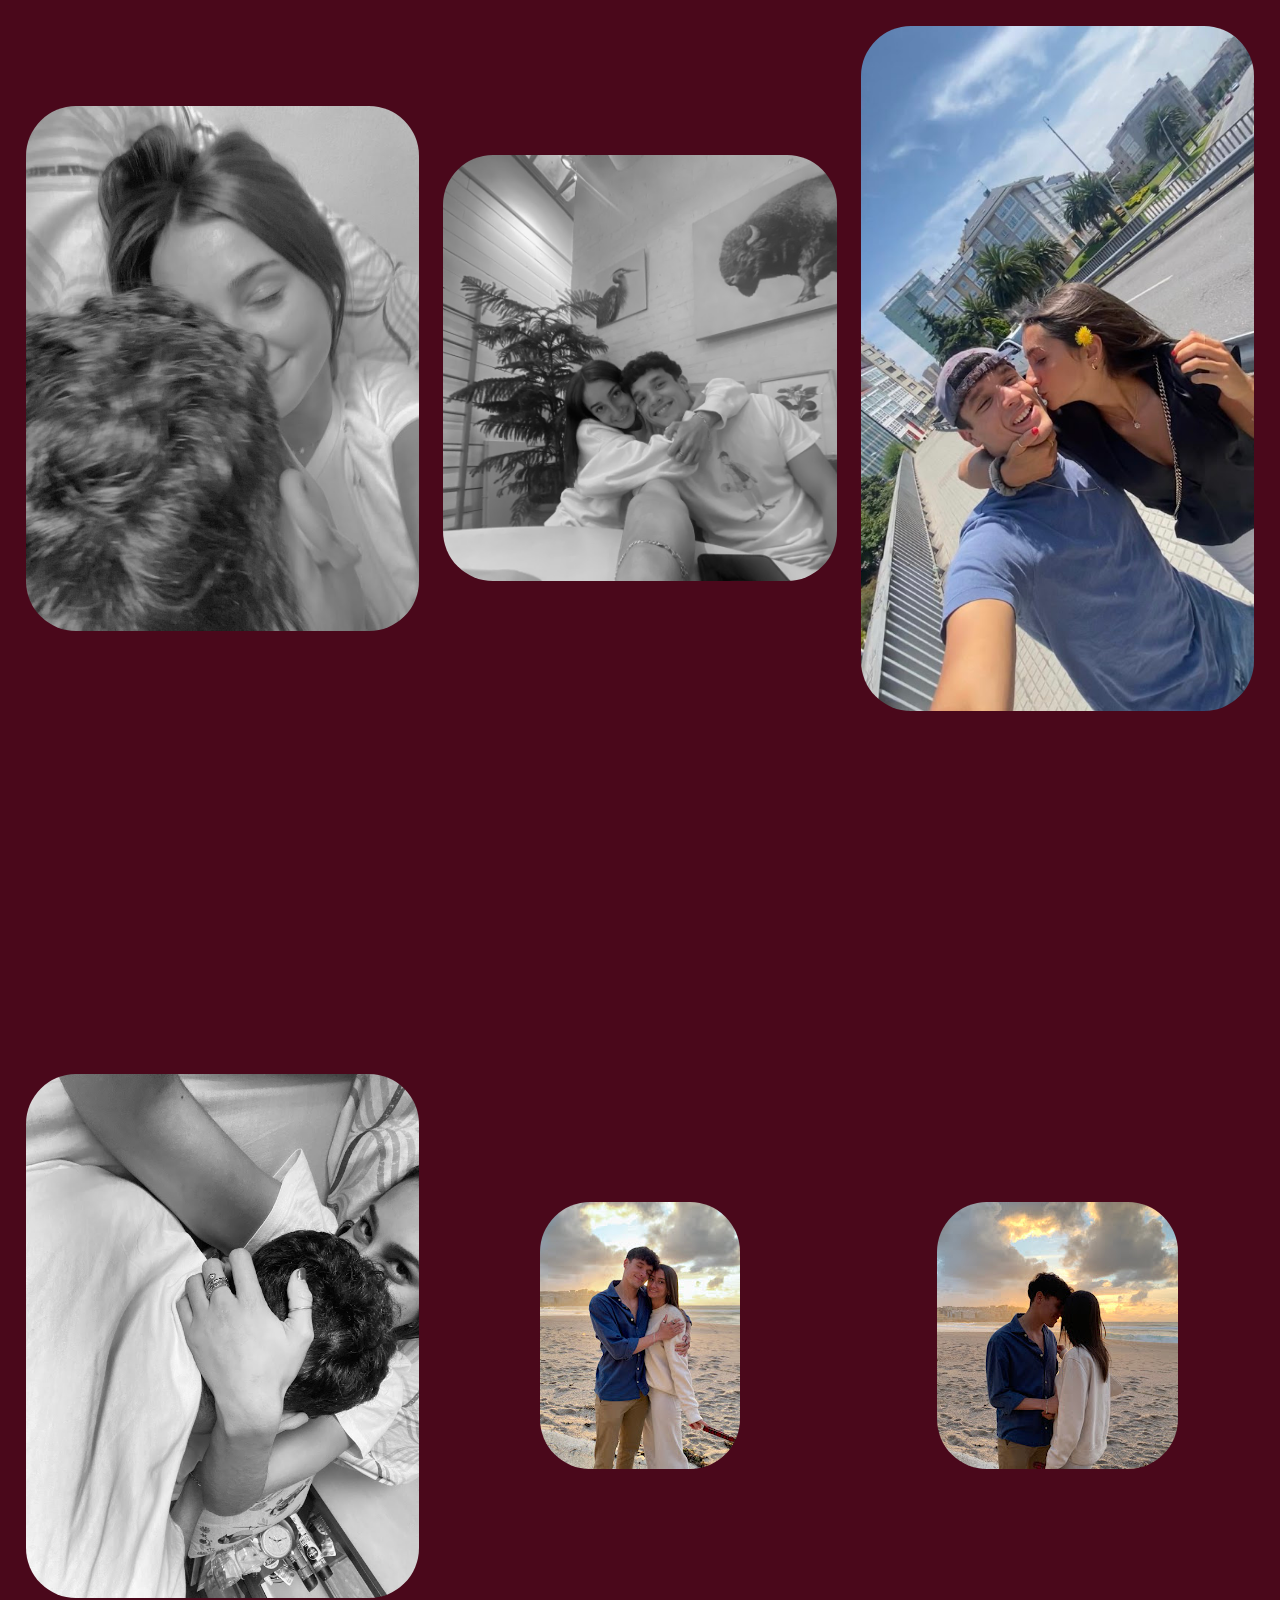
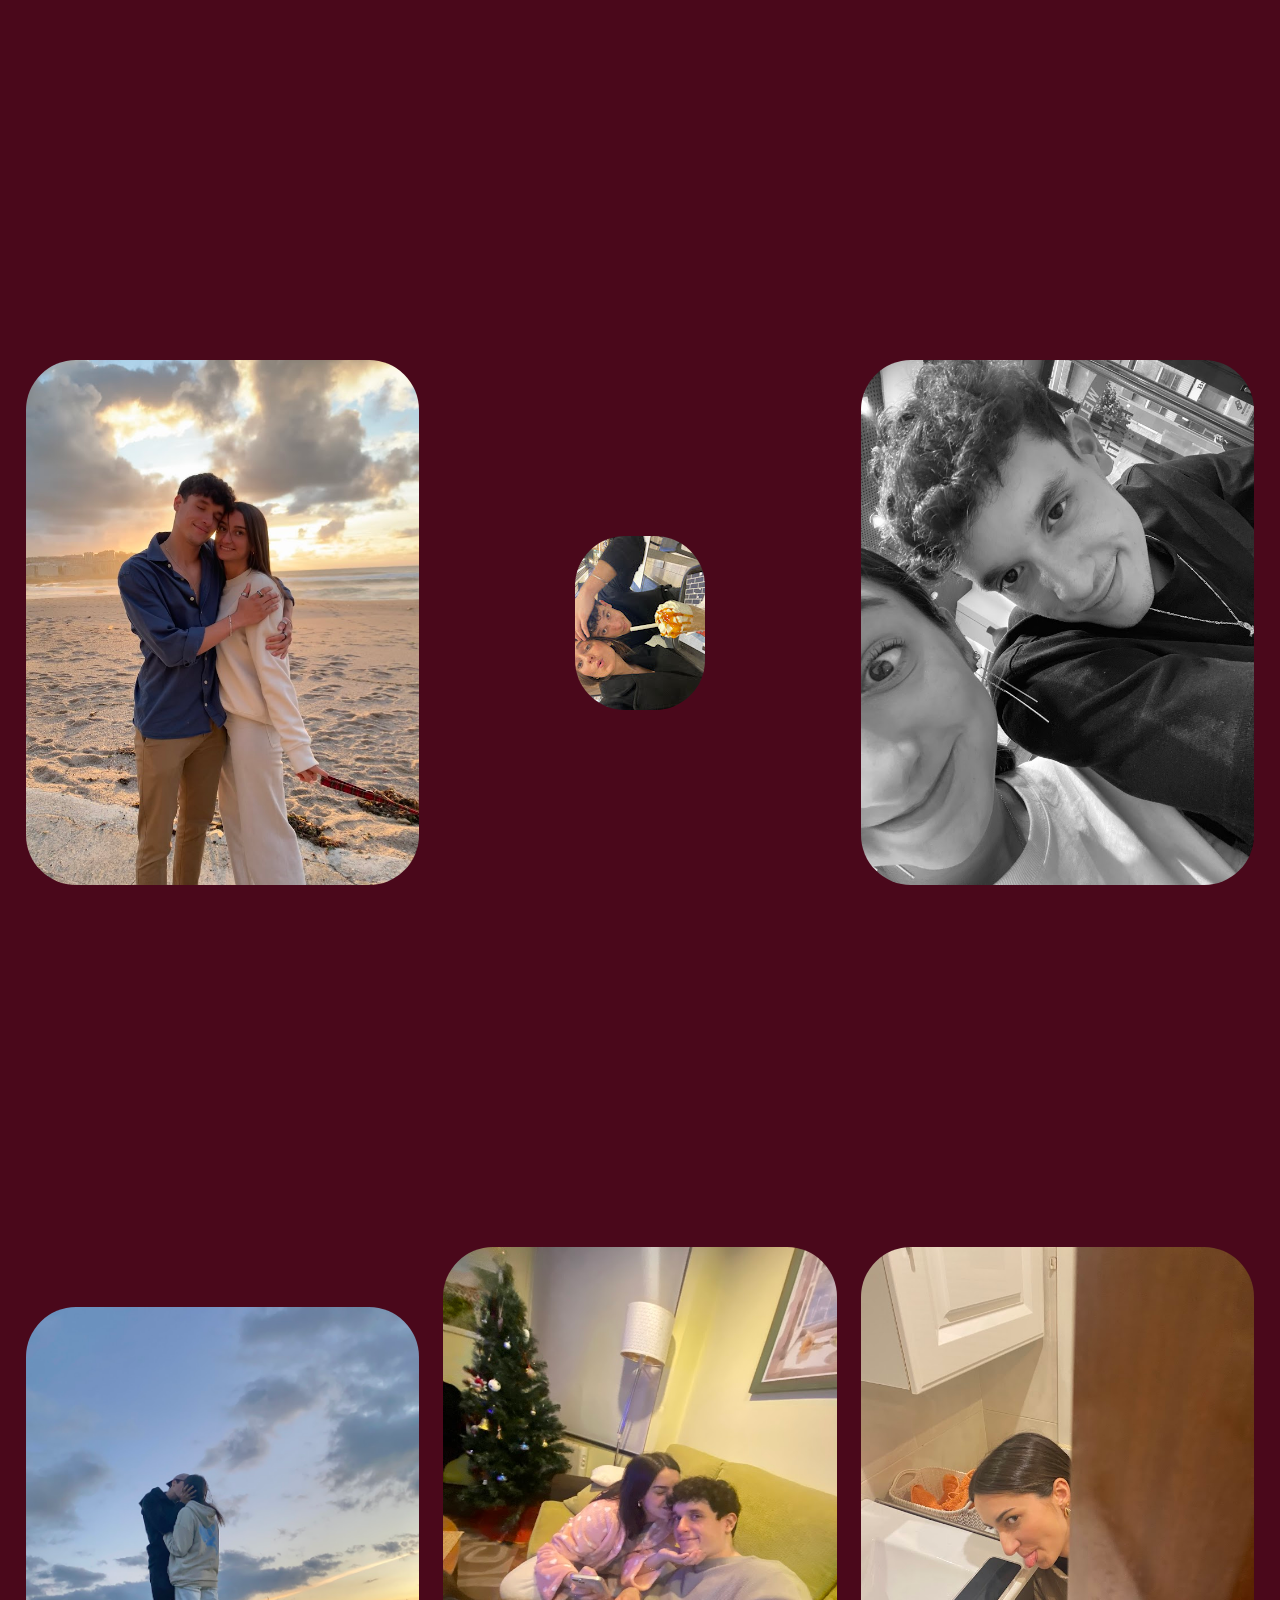
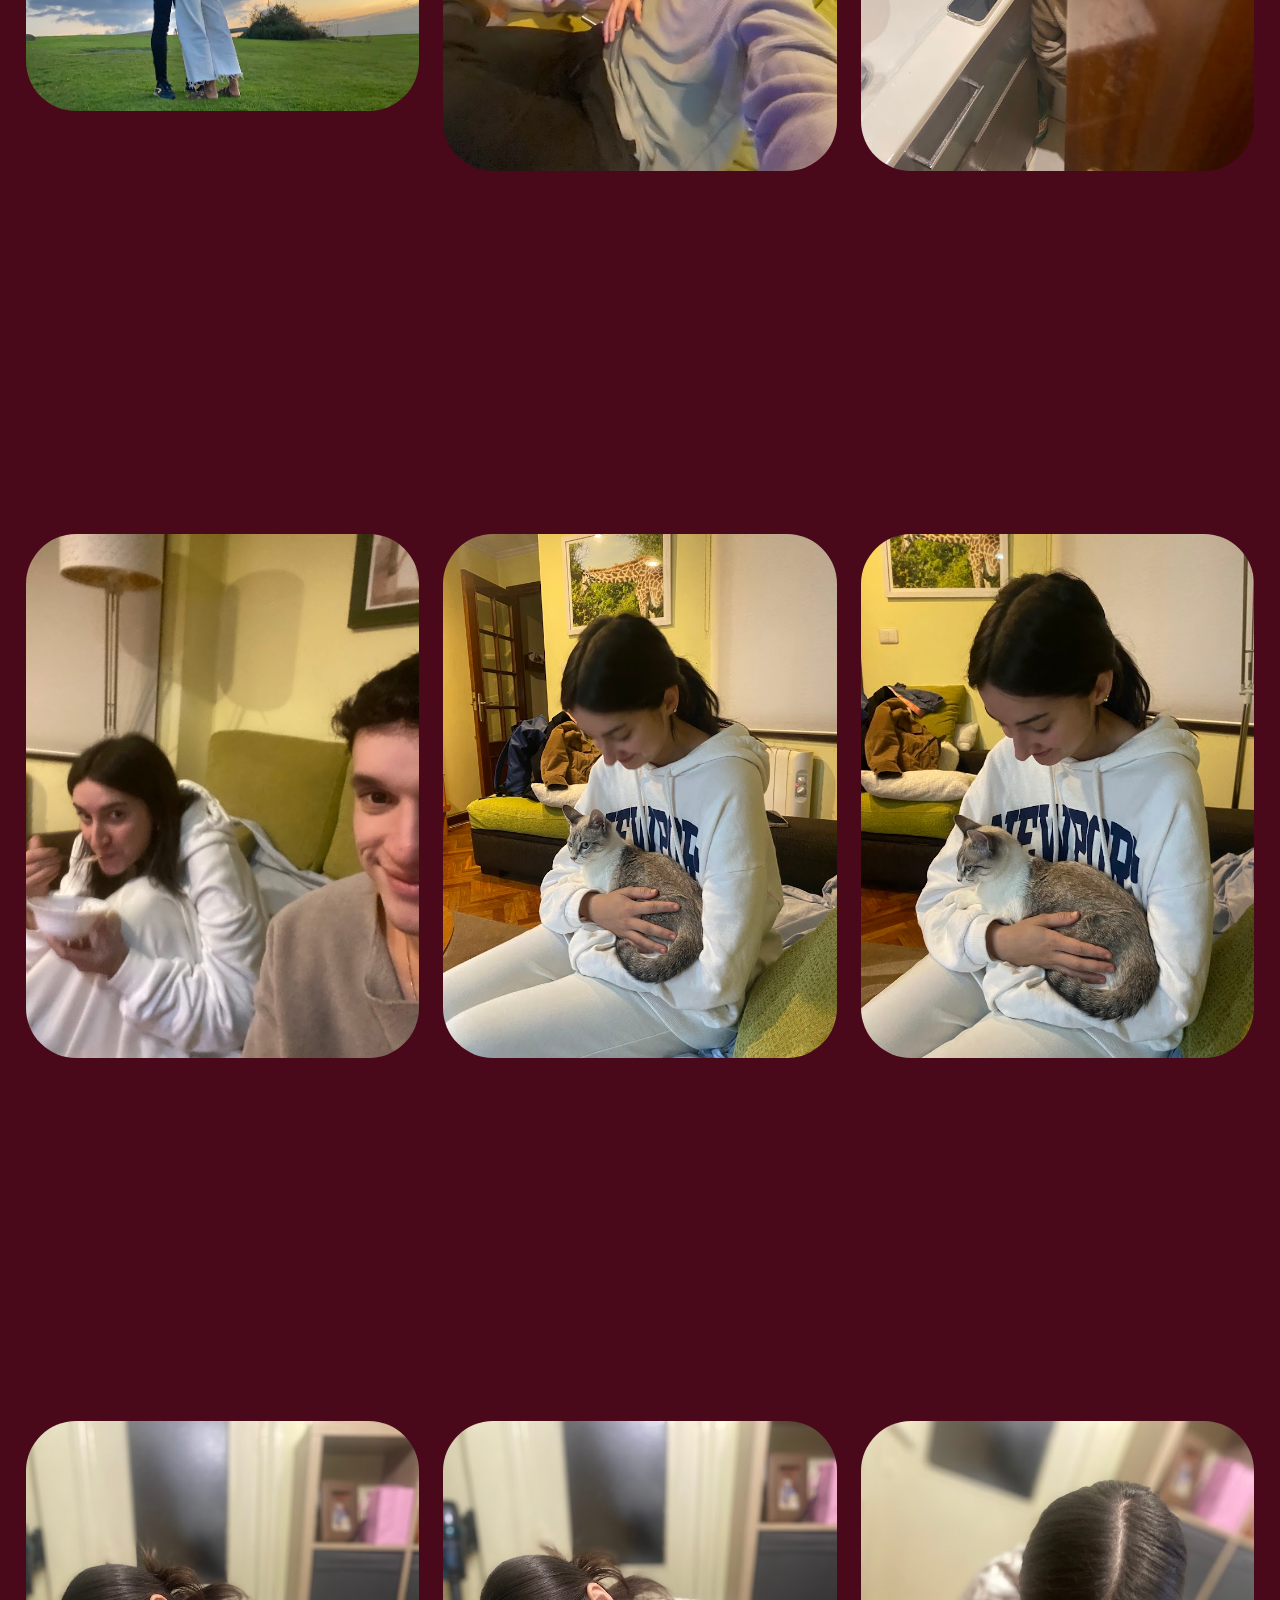
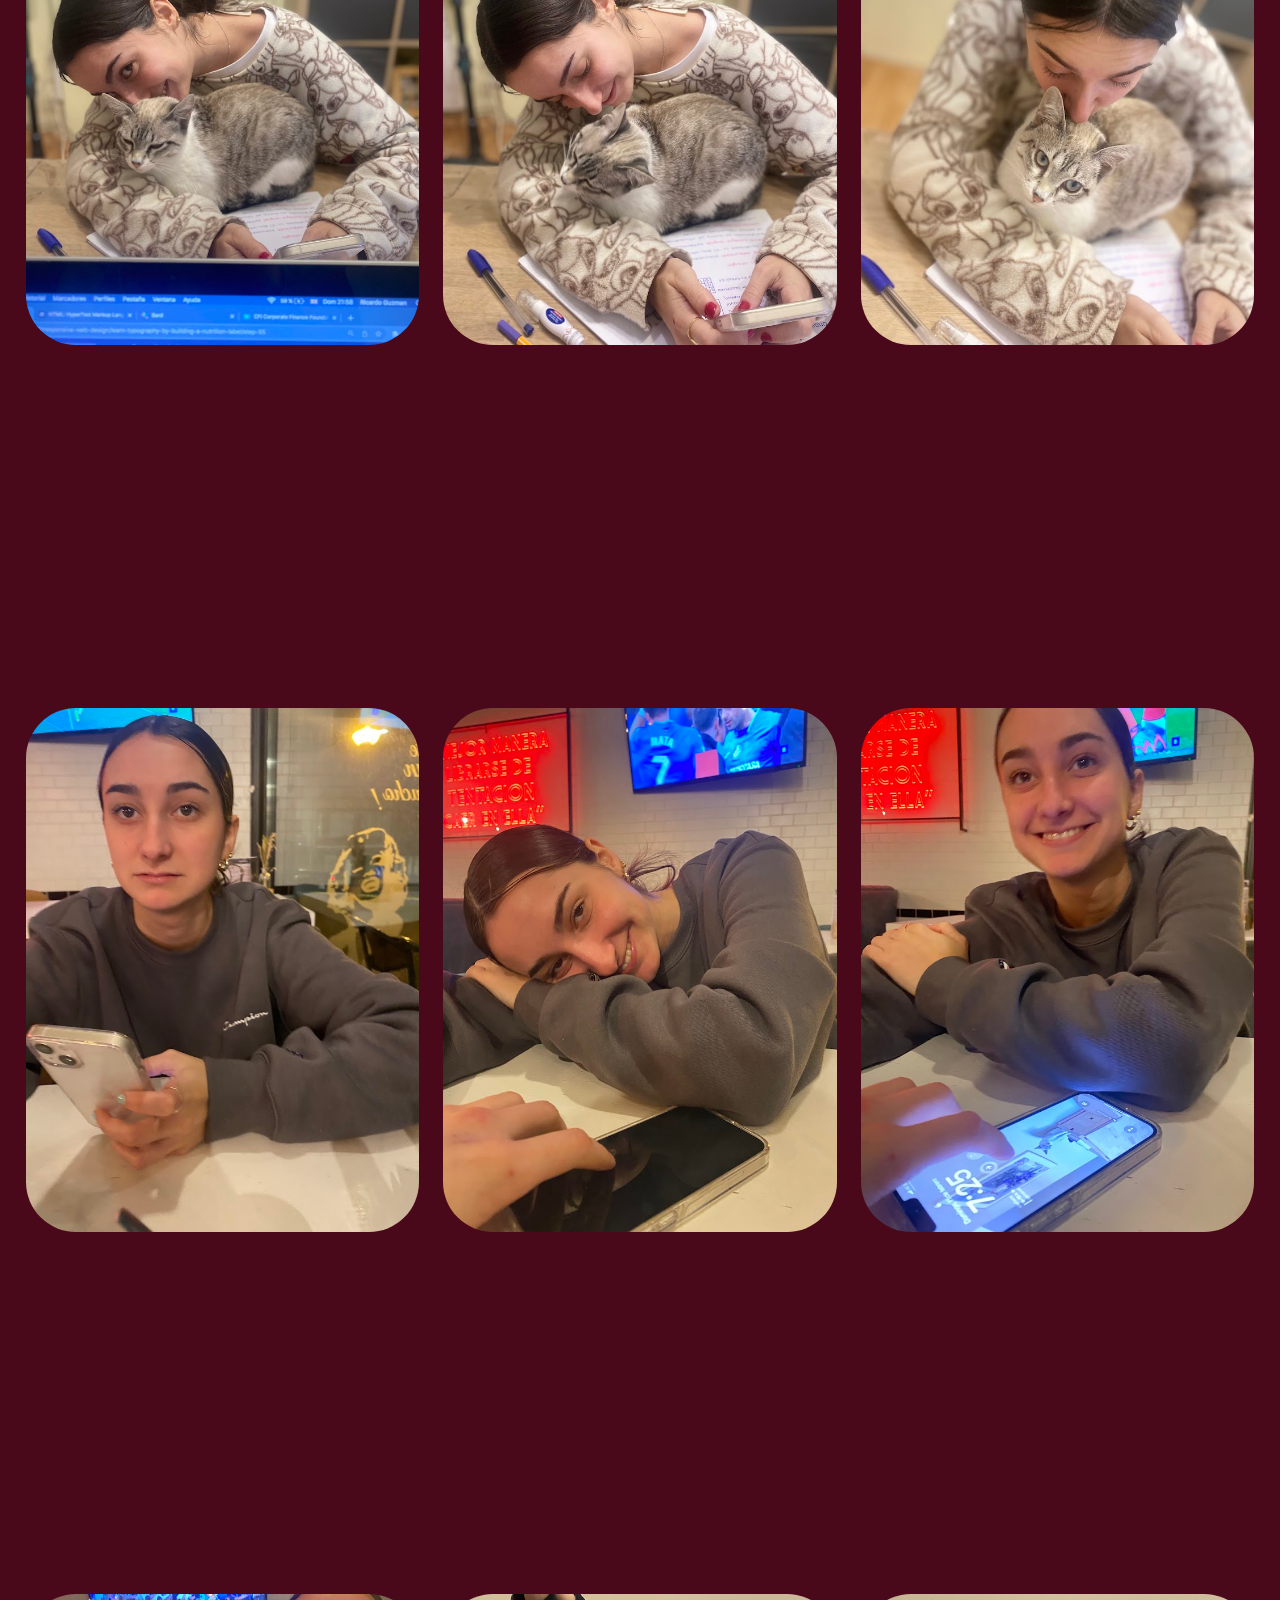
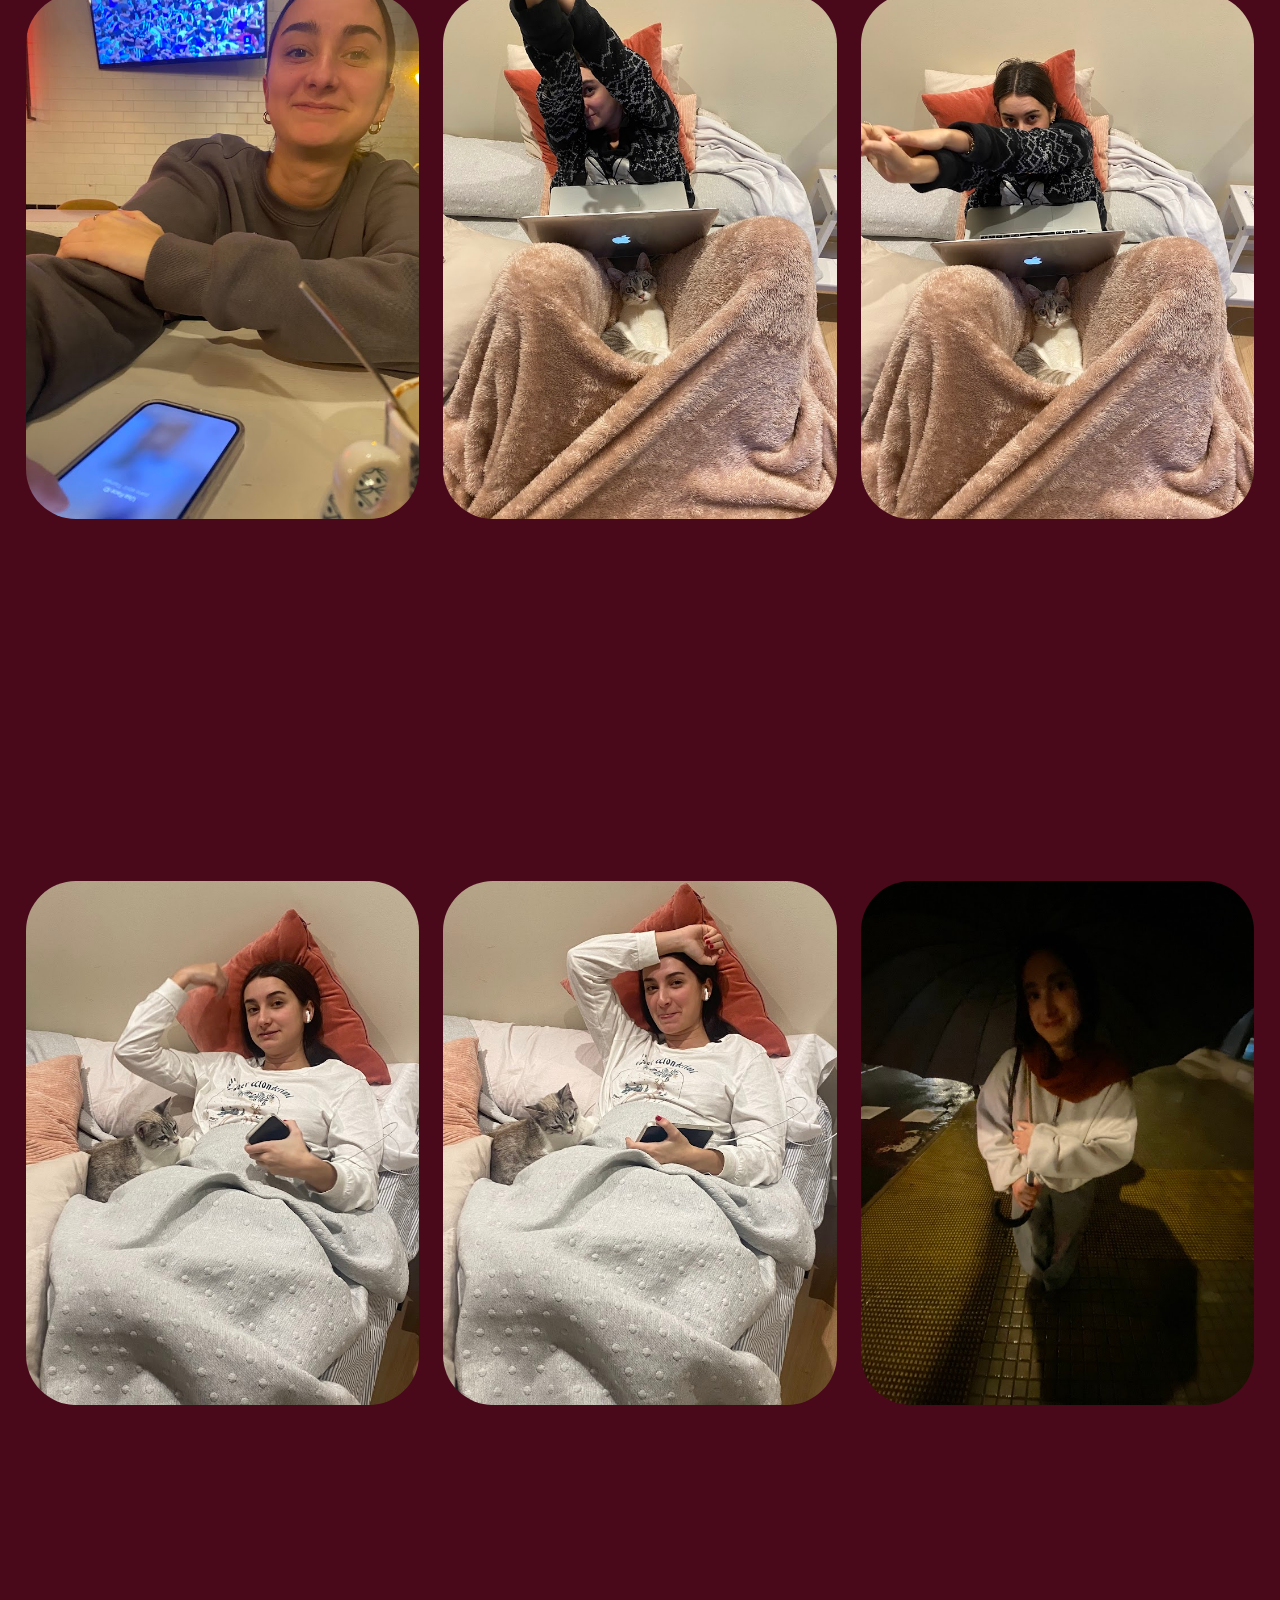
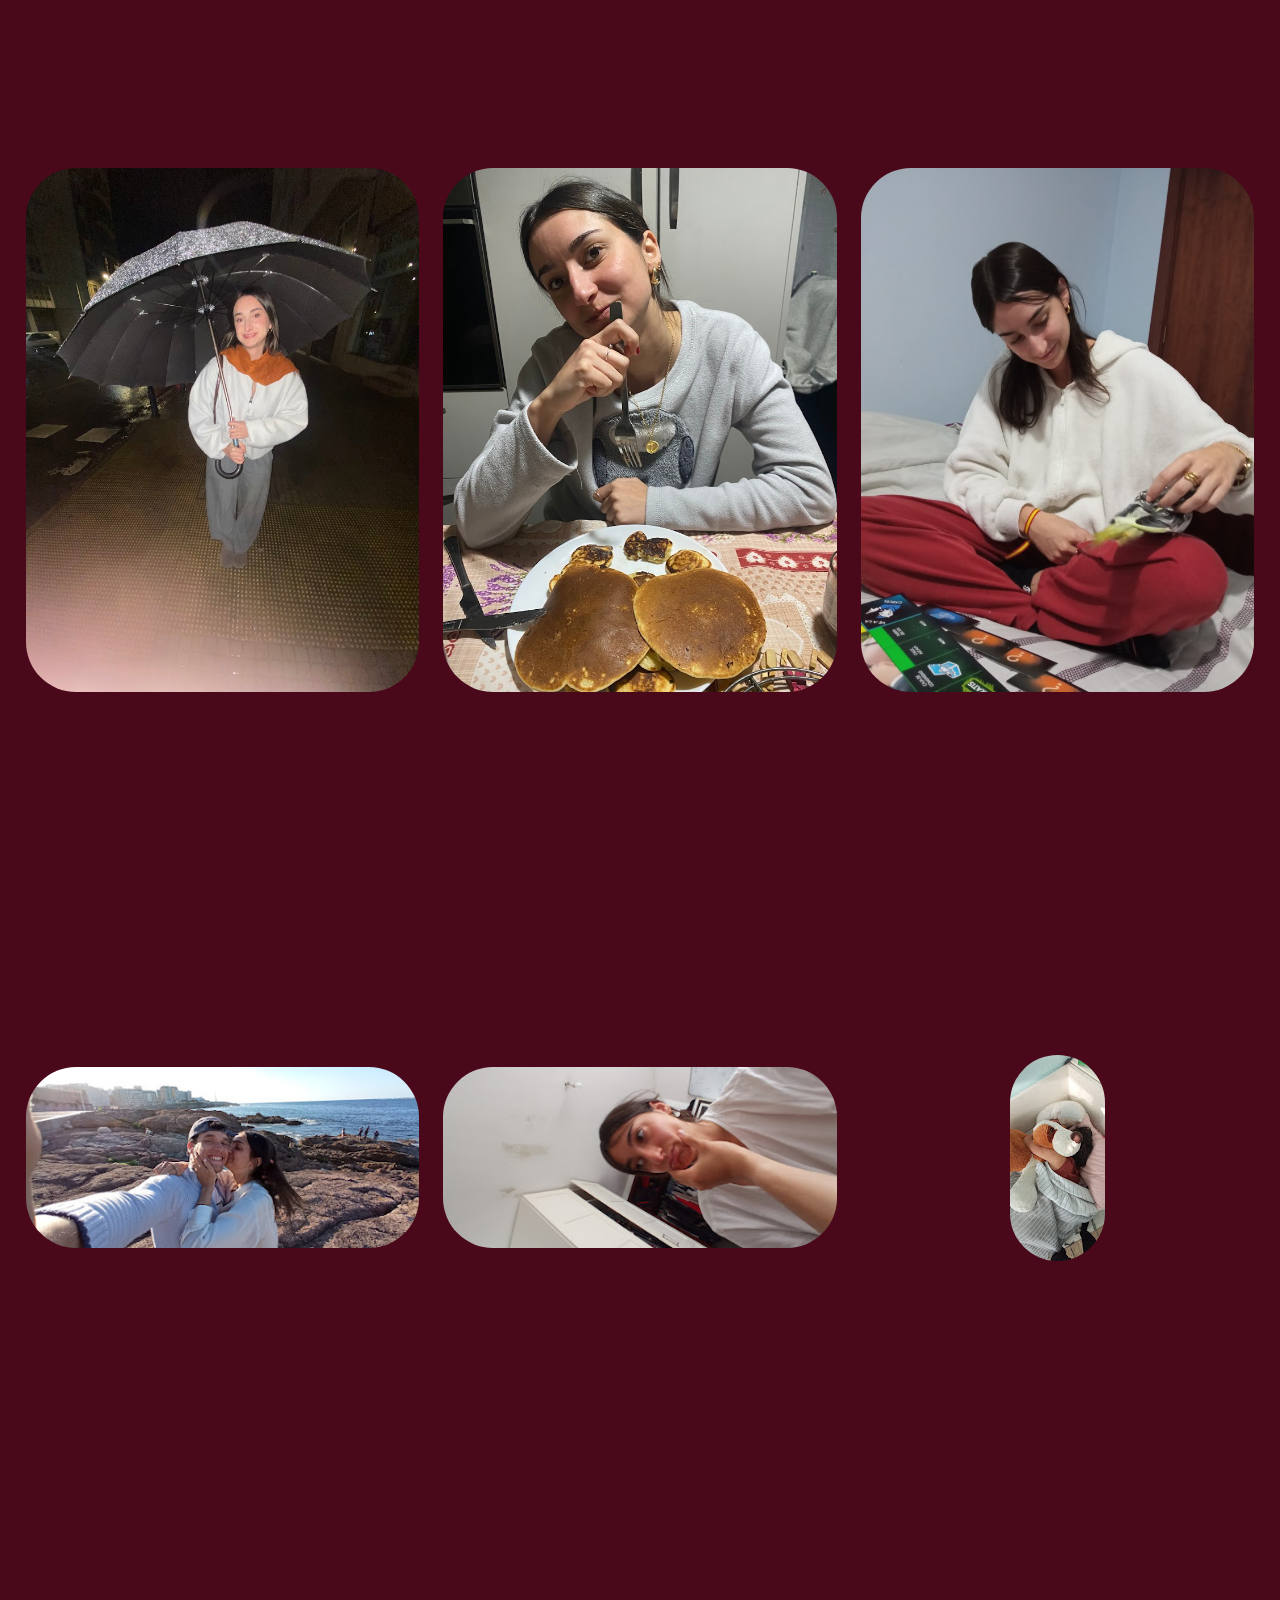
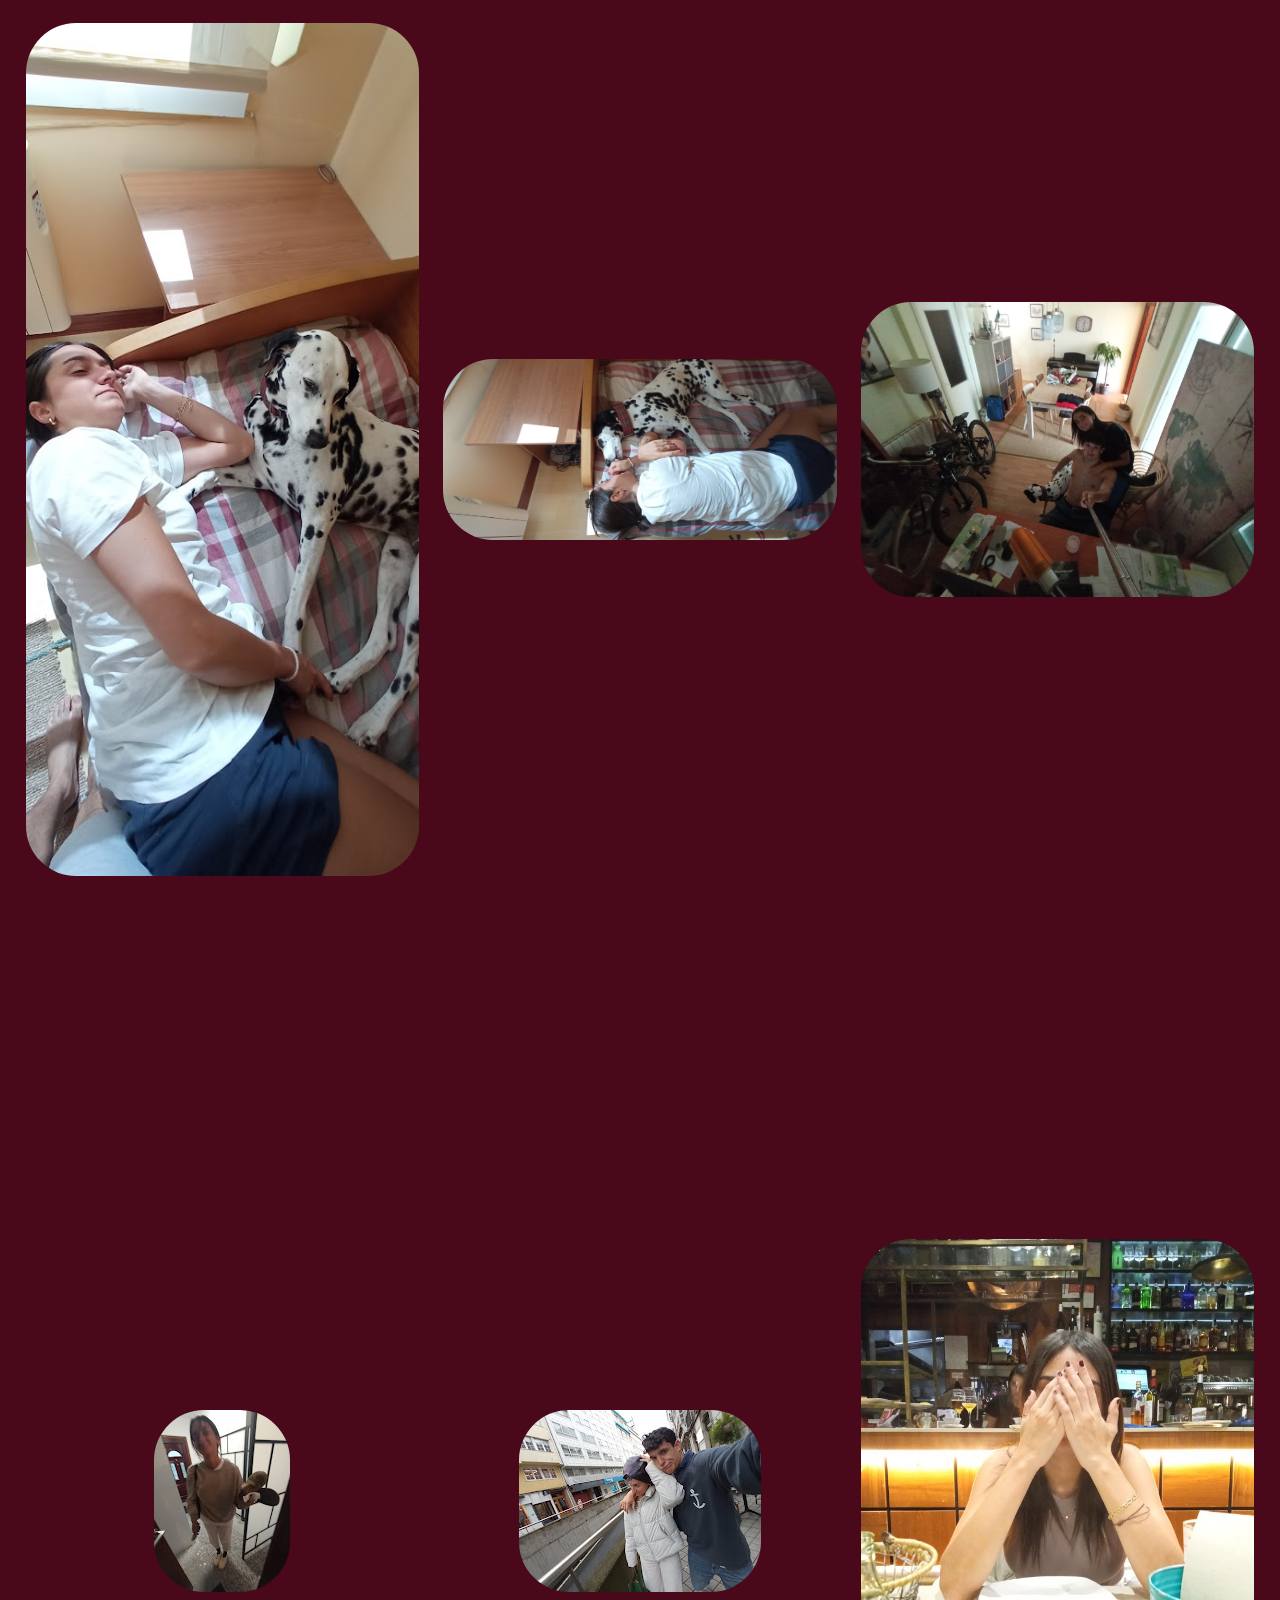
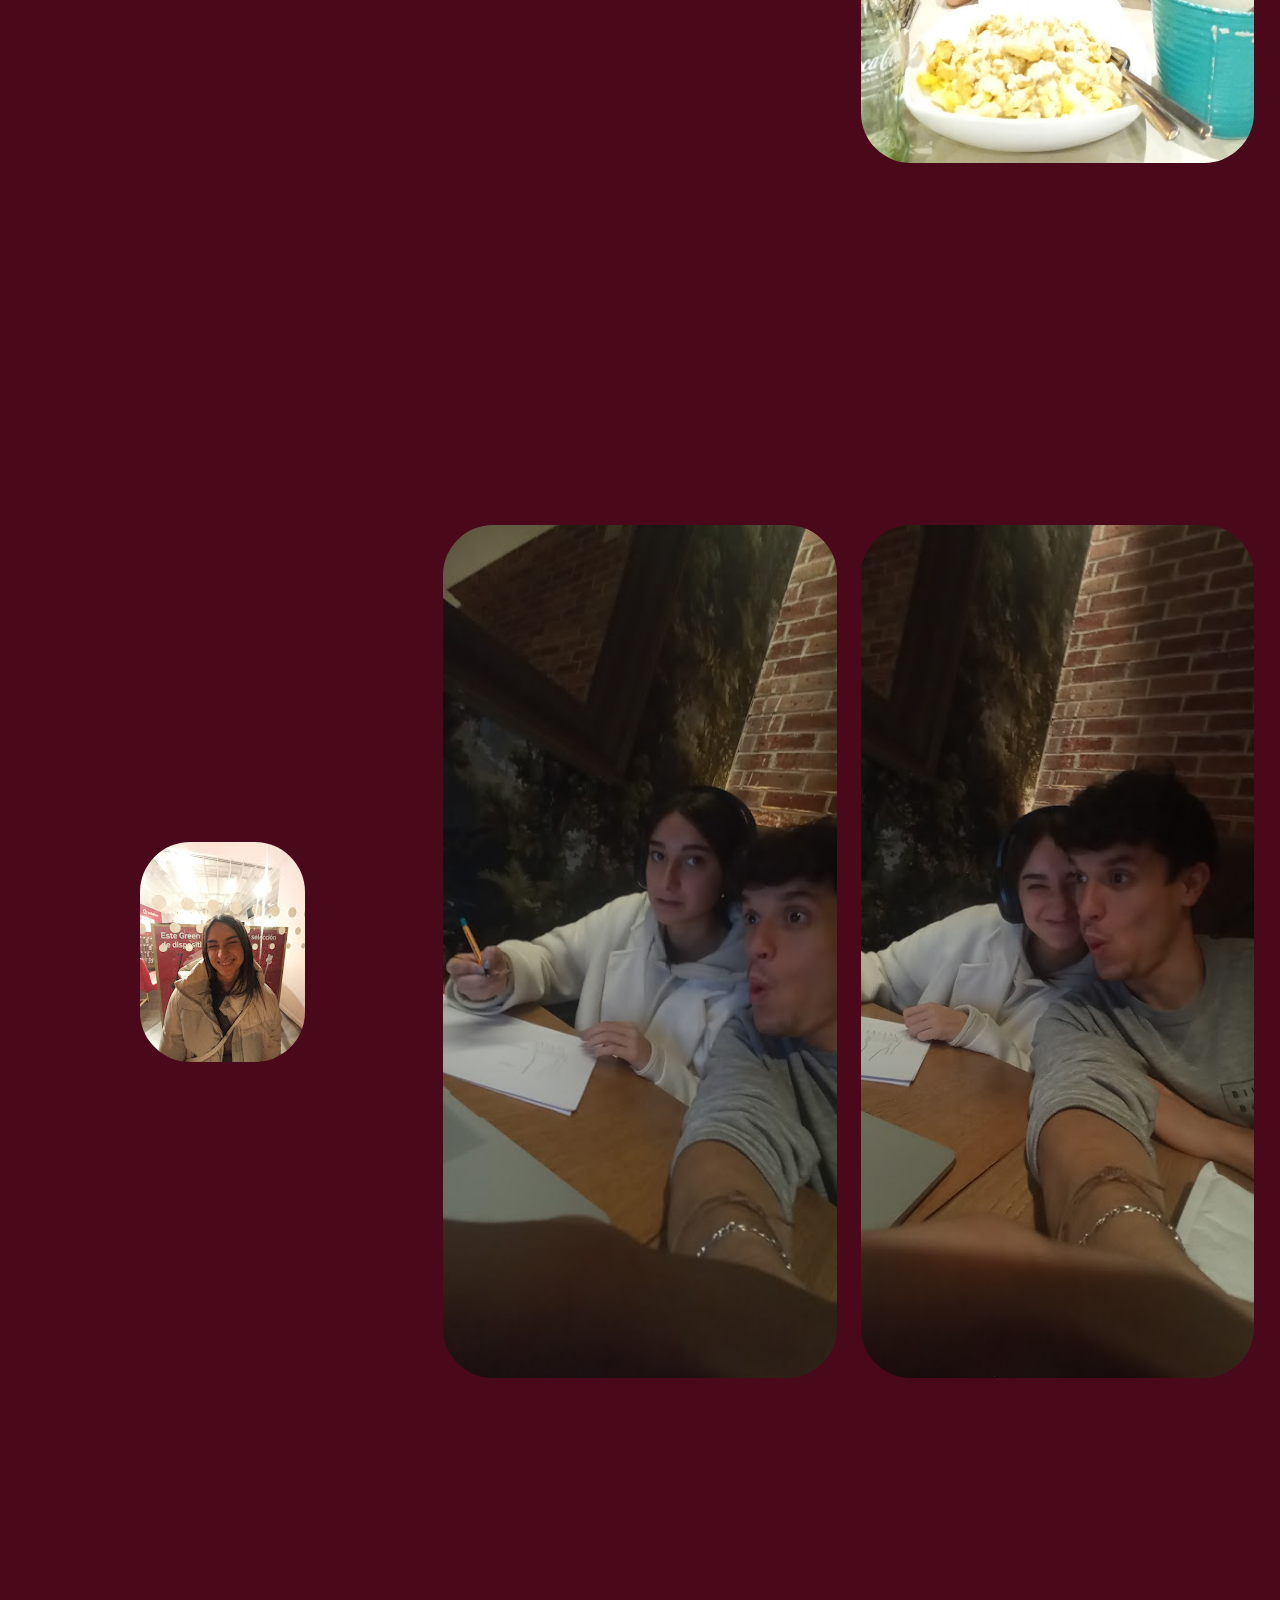
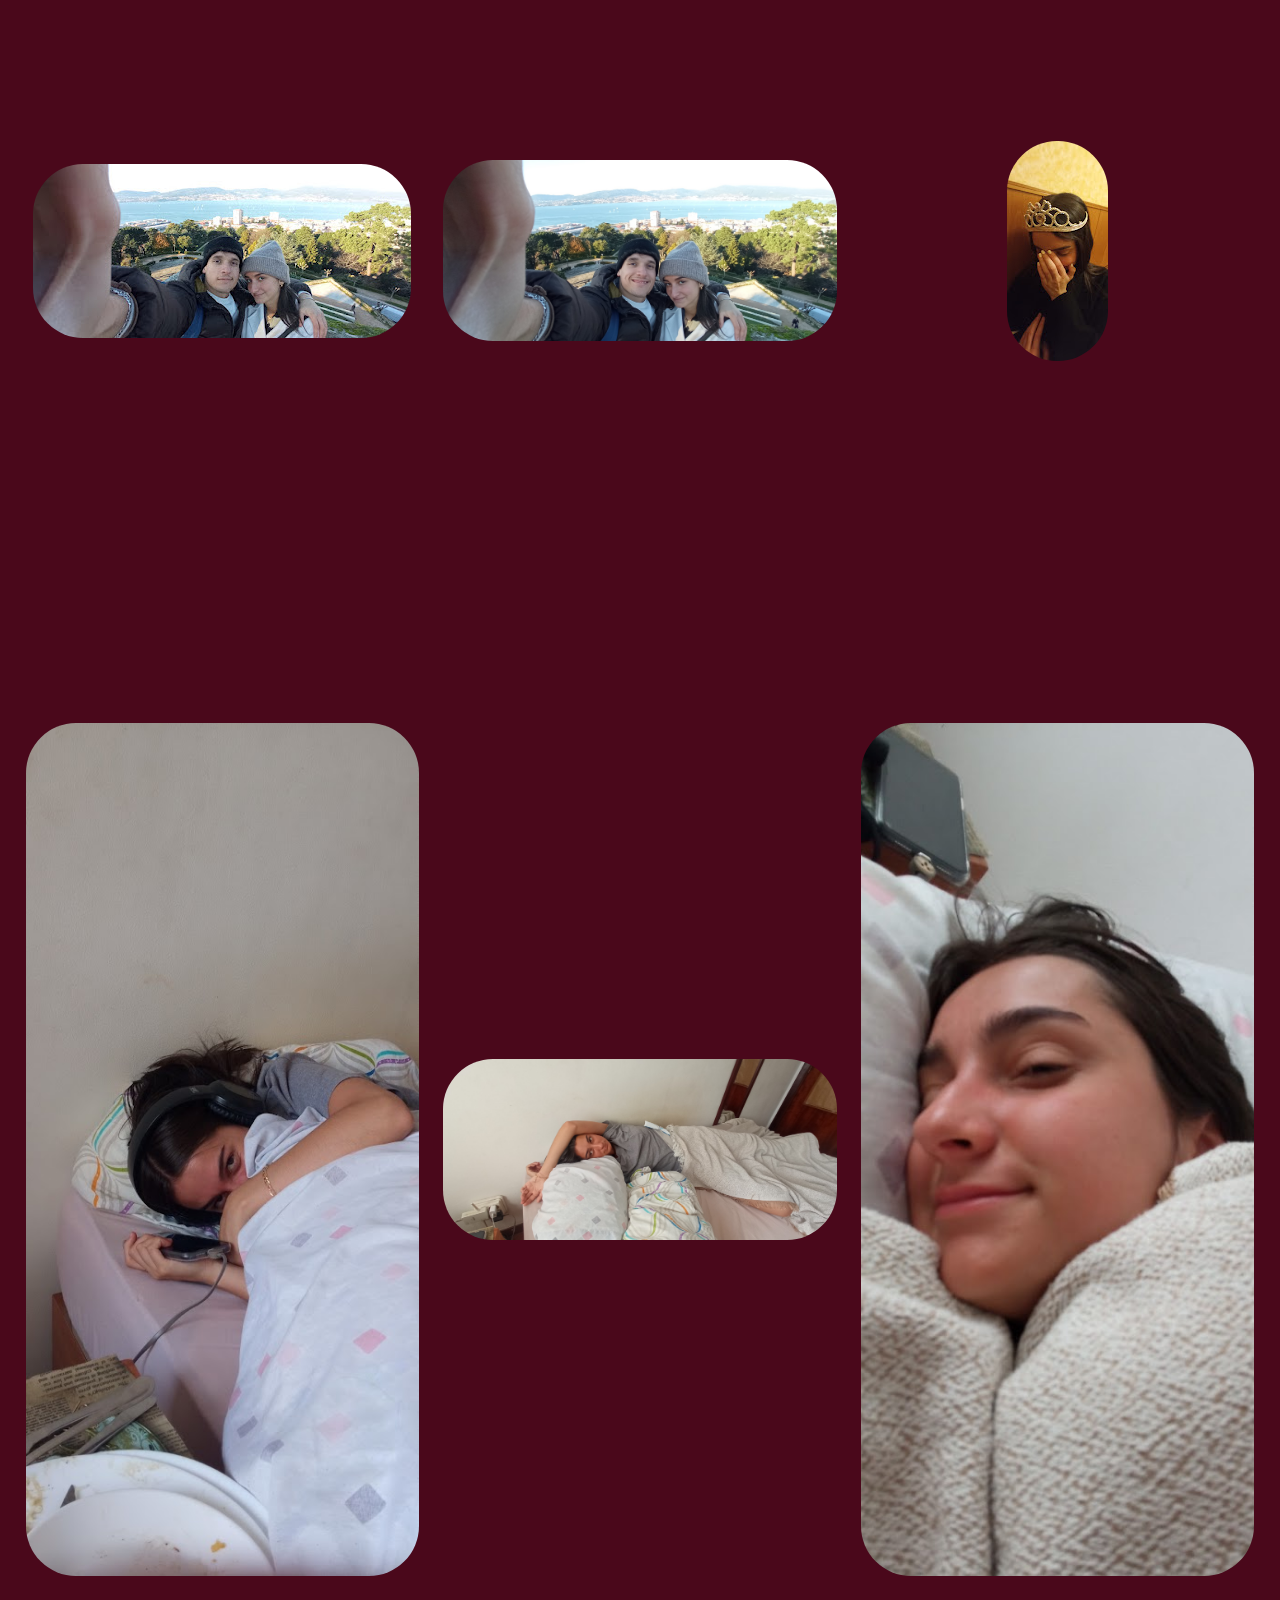
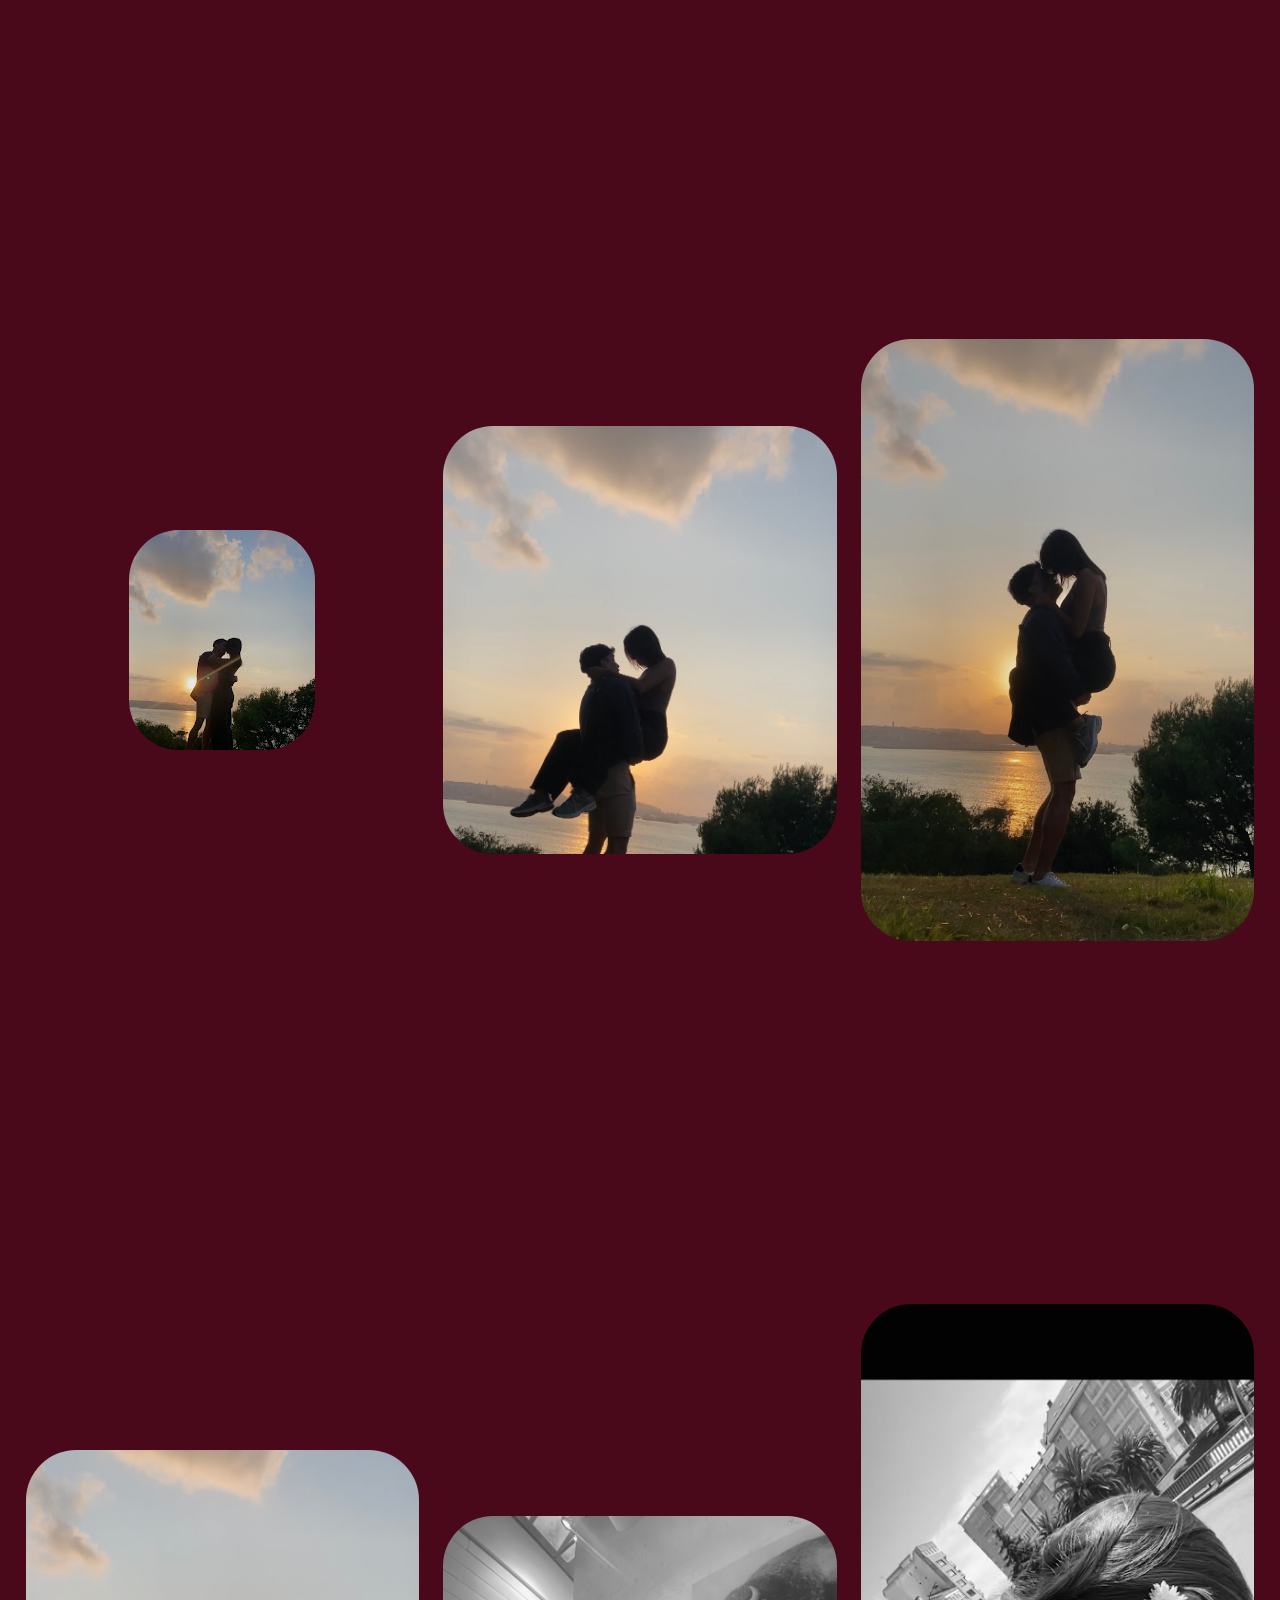
<file: galería-de-fotos.html>
<!DOCTYPE html>
<html lang="en">
<head>
    <meta charset="UTF-8">
    <meta name="viewport" content="width=device-width, initial-scale=1.0">
    <link
			rel="shortcut icon"
			href="./recursos/media/favicon-heart.svg"
			type="image/x-icon"
		/>
    <title>Galería de Fotos</title>
    <link rel="stylesheet" href="./recursos/styles/reset.css">
    <link rel="stylesheet" href="./recursos/styles/galeria.css">
    <script src="./galeria.js" defer></script>
</head>
<body>
    <div class="grid-container">
        <div class="img-container">
            <img loading="lazy" src="./recursos/media/FullSizeRender.jpg" alt="image">
        </div>
        <div class="img-container">
            <img loading="lazy" src="./recursos/media/IMG_7900.jpg" alt="">
        </div>
        <div class="img-container">
            <img loading="lazy" src="./recursos/media/4085a1b6-1714-4329-9b79-6dab717922ff.jpg" alt="">
        </div>
        <div class="img-container">
            <img loading="lazy" src="./recursos/media/FullSizeRender (1).jpg" alt="">
        </div>
        <div class="img-container">
            <img loading="lazy" src="./recursos/media/FullSizeRender (2).jpg" alt="">
        </div>
        <div class="img-container">
            <img loading="lazy" src="./recursos/media/FullSizeRender (3).jpg" alt="">
        </div>
        <div class="img-container">
            <img loading="lazy" src="./recursos/media/FullSizeRender (4).jpg" alt="">
        </div>
        <div class="img-container">
            <img loading="lazy" src="./recursos/media/FullSizeRender (5).jpg" alt="">
        </div>
        <div class="img-container">
            <img loading="lazy" src="./recursos/media/FullSizeRender (6).jpg" alt="">
        </div>
        <div class="img-container">
            <img loading="lazy" src="./recursos/media/IMG_0002.jpg" alt="">
        </div>
        <div class="img-container">
            <img loading="lazy" src="./recursos/media/IMG_0003.jpg" alt="">
        </div>
        <div class="img-container">
            <img loading="lazy" src="./recursos/media/IMG_0035.jpg" alt="">
        </div>
        <div class="img-container">
            <img loading="lazy" src="./recursos/media/IMG_0060.jpg" alt="">
        </div>
        <div class="img-container">
            <img loading="lazy" src="./recursos/media/IMG_0061.jpg" alt="">
        </div>
        <div class="img-container">
            <img loading="lazy" src="./recursos/media/IMG_0062.jpg" alt="">
        </div>
        <div class="img-container">
            <img loading="lazy" src="./recursos/media/IMG_0085.jpg" alt="">
        </div>
        <div class="img-container">
            <img loading="lazy" src="./recursos/media/IMG_0086.jpg" alt="">
        </div>
        <div class="img-container">
            <img loading="lazy" src="./recursos/media/IMG_0087.jpg" alt="">
        </div>
        <div class="img-container">
            <img loading="lazy" src="./recursos/media/IMG_0107.jpg" alt="">
        </div>
        <div class="img-container">
            <img loading="lazy" src="./recursos/media/IMG_0109.jpg" alt="">
        </div>
        <div class="img-container">
            <img loading="lazy" src="./recursos/media/IMG_0110.jpg" alt="">
        </div>
        <div class="img-container">
            <img loading="lazy" src="./recursos/media/IMG_0111.jpg" alt="">
        </div>
        <div class="img-container">
            <img loading="lazy" src="./recursos/media/IMG_0117.jpg" alt="">
        </div>
        <div class="img-container">
            <img loading="lazy" src="./recursos/media/IMG_0118.jpg" alt="">
        </div>
        <div class="img-container">
            <img loading="lazy" src="./recursos/media/IMG_0130.jpg" alt="">
        </div>
        <div class="img-container">
            <img loading="lazy" src="./recursos/media/IMG_0131.jpg" alt="">
        </div>
        <div class="img-container">
            <img loading="lazy" src="./recursos/media/IMG_0142.jpg" alt="">
        </div>
        <div class="img-container">
            <img loading="lazy" src="./recursos/media/IMG_0144.jpg" alt="">
        </div>
        <div class="img-container">
            <img loading="lazy" src="./recursos/media/IMG_0224.jpg" alt="">
        </div>
        <div class="img-container">
            <img loading="lazy" src="./recursos/media/IMG_20220101_235519.jpg" alt="">
        </div>
        <div class="img-container">
            <img loading="lazy" src="./recursos/media/IMG_20220510_201610.jpg" alt="">
        </div>
        <div class="img-container">
            <img loading="lazy" src="./recursos/media/IMG_20220514_110552.jpg" alt="">
        </div>
        <div class="img-container">
            <img loading="lazy" src="./recursos/media/IMG_20220528_084201.jpg" alt="">
        </div>
        <div class="img-container">
            <img loading="lazy" src="./recursos/media/IMG_20220613_112127.jpg" alt="">
        </div>
        <div class="img-container">
            <img loading="lazy" src="./recursos/media/IMG_20220613_112227.jpg" alt="">
        </div>
        <div class="img-container">
            <img loading="lazy" src="./recursos/media/IMG_20220919_123045.jpg" alt="">
        </div>
        <div class="img-container">
            <img loading="lazy" src="./recursos/media/IMG_20221012_193226.jpg" alt="">
        </div>
        <div class="img-container">
            <img loading="lazy" src="./recursos/media/IMG_20221031_104934.jpg" alt="">
        </div>
        <div class="img-container">
            <img loading="lazy" src="./recursos/media/IMG_20221105_220253.jpg" alt="">
        </div>
        <div class="img-container">
            <img loading="lazy" src="./recursos/media/IMG_20221105_230612.jpg" alt="">
        </div>
        <div class="img-container">
            <img loading="lazy" src="./recursos/media/IMG_20221130_115558.jpg" alt="">
        </div>
        <div class="img-container">
            <img loading="lazy" src="./recursos/media/IMG_20221130_115620.jpg" alt="">
        </div>
        <div class="img-container">
            <img loading="lazy" src="./recursos/media/IMG_20221203_162428.jpg" alt="">
        </div>
        <div class="img-container">
            <img loading="lazy" src="./recursos/media/IMG_20221203_162431.jpg" alt="">
        </div>
        <div class="img-container">
            <img loading="lazy" src="./recursos/media/IMG_20230106_003943.jpg" alt="">
        </div>
        <div class="img-container">
            <img loading="lazy" src="./recursos/media/IMG_20230627_172915.jpg" alt="">
        </div>
        <div class="img-container">
            <img loading="lazy" src="./recursos/media/IMG_20230628_111721.jpg" alt="">
        </div>
        <div class="img-container">
            <img loading="lazy" src="./recursos/media/IMG_20230704_094524.jpg" alt="">
        </div>
        <div class="img-container">
            <img loading="lazy" src="./recursos/media/IMG_6200.jpg" alt="">
        </div>
        <div class="img-container">
            <img loading="lazy" src="./recursos/media/IMG_6249.jpg" alt="">
        </div>
        <div class="img-container">
            <img loading="lazy" src="./recursos/media/IMG_6250.jpg" alt="">
        </div>
        <div class="img-container">
            <img loading="lazy" src="./recursos/media/IMG_6253.jpg" alt="">
        </div>
        <div class="img-container">
            <img loading="lazy" src="./recursos/media/IMG_7900.jpg" alt="">
        </div>
        <div class="img-container">
            <img loading="lazy" src="./recursos/media/IMG_8430.jpg" alt="">
        </div>
        <div class="img-container">
            <img loading="lazy" src="./recursos/media/IMG_9824.jpg" alt="">
        </div>
        <div class="img-container">
            <img loading="lazy" src="./recursos/media/IMG_9994.jpg" alt="">
        </div>
        <div class="img-container">
            <img loading="lazy" src="./recursos/media/Screenshot_2022-04-26-00-27-10-818_com.google.android.apps.tachyon.jpg" alt="">
        </div>
        <div class="img-container">
            <img loading="lazy" src="./recursos/media/Screenshot_2022-05-27-00-03-29-775_com.google.android.apps.tachyon.jpg" alt="">
        </div>
        <div class="img-container">
            <img loading="lazy" src="./recursos/media/Screenshot_2022-08-01-22-00-21-008_com.whatsapp.jpg" alt="">
        </div>
        <div class="img-container">
            <img loading="lazy" src="./recursos/media/Screenshot_2022-09-30-00-38-02-416_com.google.android.apps.tachyon.jpg" alt="">
        </div>
        <div class="img-container">
            <img loading="lazy" src="./recursos/media/Screenshot_2022-10-03-23-55-24-229_com.google.android.apps.tachyon.jpg" alt="">
        </div>
    </div>
</body>
</html>
</file>
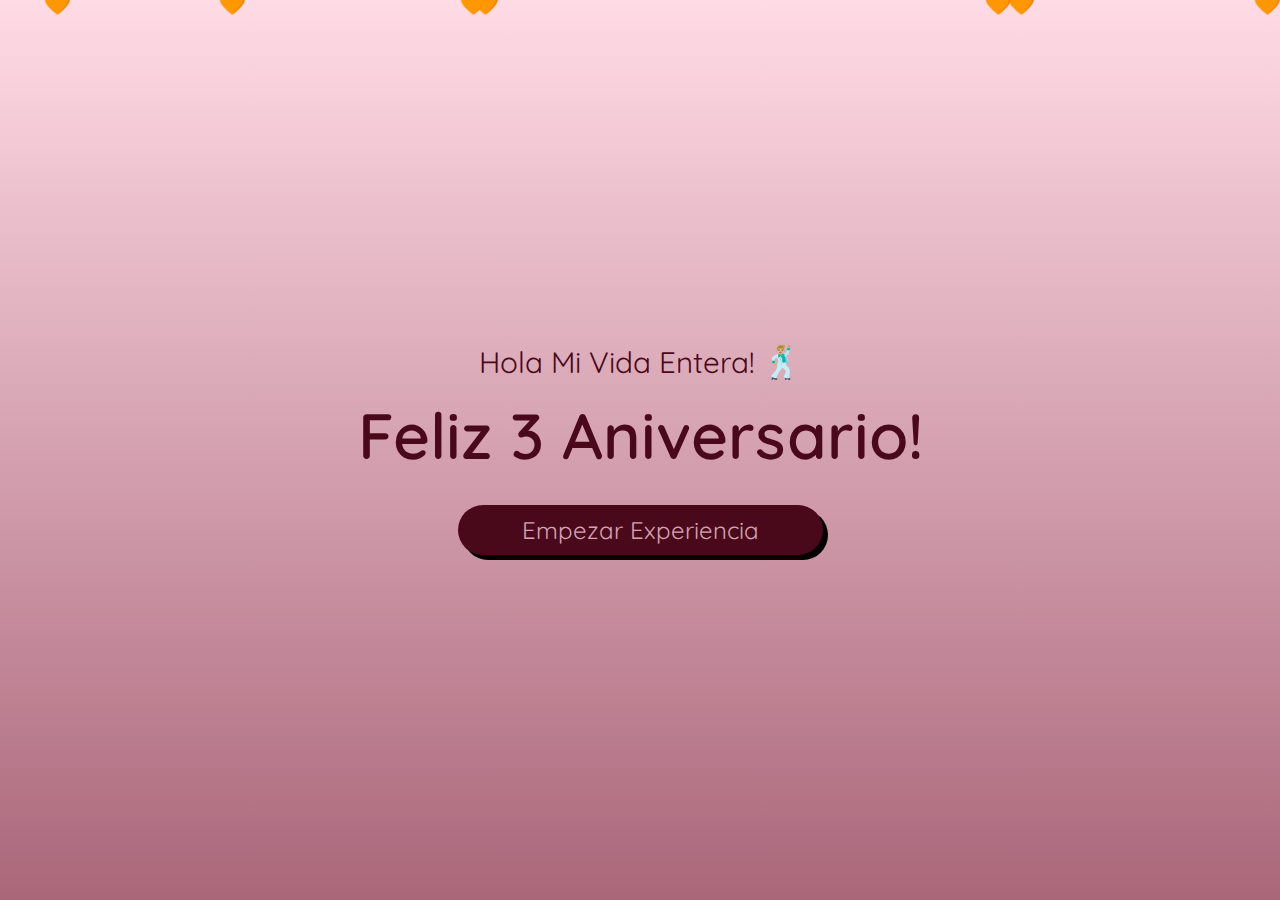
<file: hola-marta.html>
<!DOCTYPE html>
<html lang="en">
<head>
    <meta charset="UTF-8">
    <meta name="viewport" content="width=device-width, initial-scale=1.0">
    <link rel="shortcut icon" href="./recursos/media/favicon-heart.svg" type="image/x-icon">
    <title>Hola Marta, Feliz Aniversario!</title>
    <link rel="stylesheet" href="./recursos/styles/reset.css">
    <link rel="stylesheet" href="./recursos/styles/hola-marta-styles.css">
</head>
<body>
    <main>
        <div class="container">
            <h2 class="sub-title">Hola Mi Vida Entera! <span class="emoji">&#128378;&#127996;</span></h2>
            <h1 class="title">Feliz 3 Aniversario!</h1>
            <a href="./te-amo.html" class="link">Empezar Experiencia</a>
        </div>
    </main>
    <script>
        function hearts(){
            const container = document.querySelector('.container');

            const create = document.createElement('div');
            create.classList.add('hearts');
            create.innerHTML = '🧡';
            container.appendChild(create);

            create.style.left = Math.random() * 100 + '%';
            create.style.animationDuration = Math.random() * 3 + 2 + 's';

            setTimeout(() => {
                create.remove();
            }, 3000)
        }
        hearts();

        setInterval(hearts, 100);
    </script>
</body>
</html>
</file>
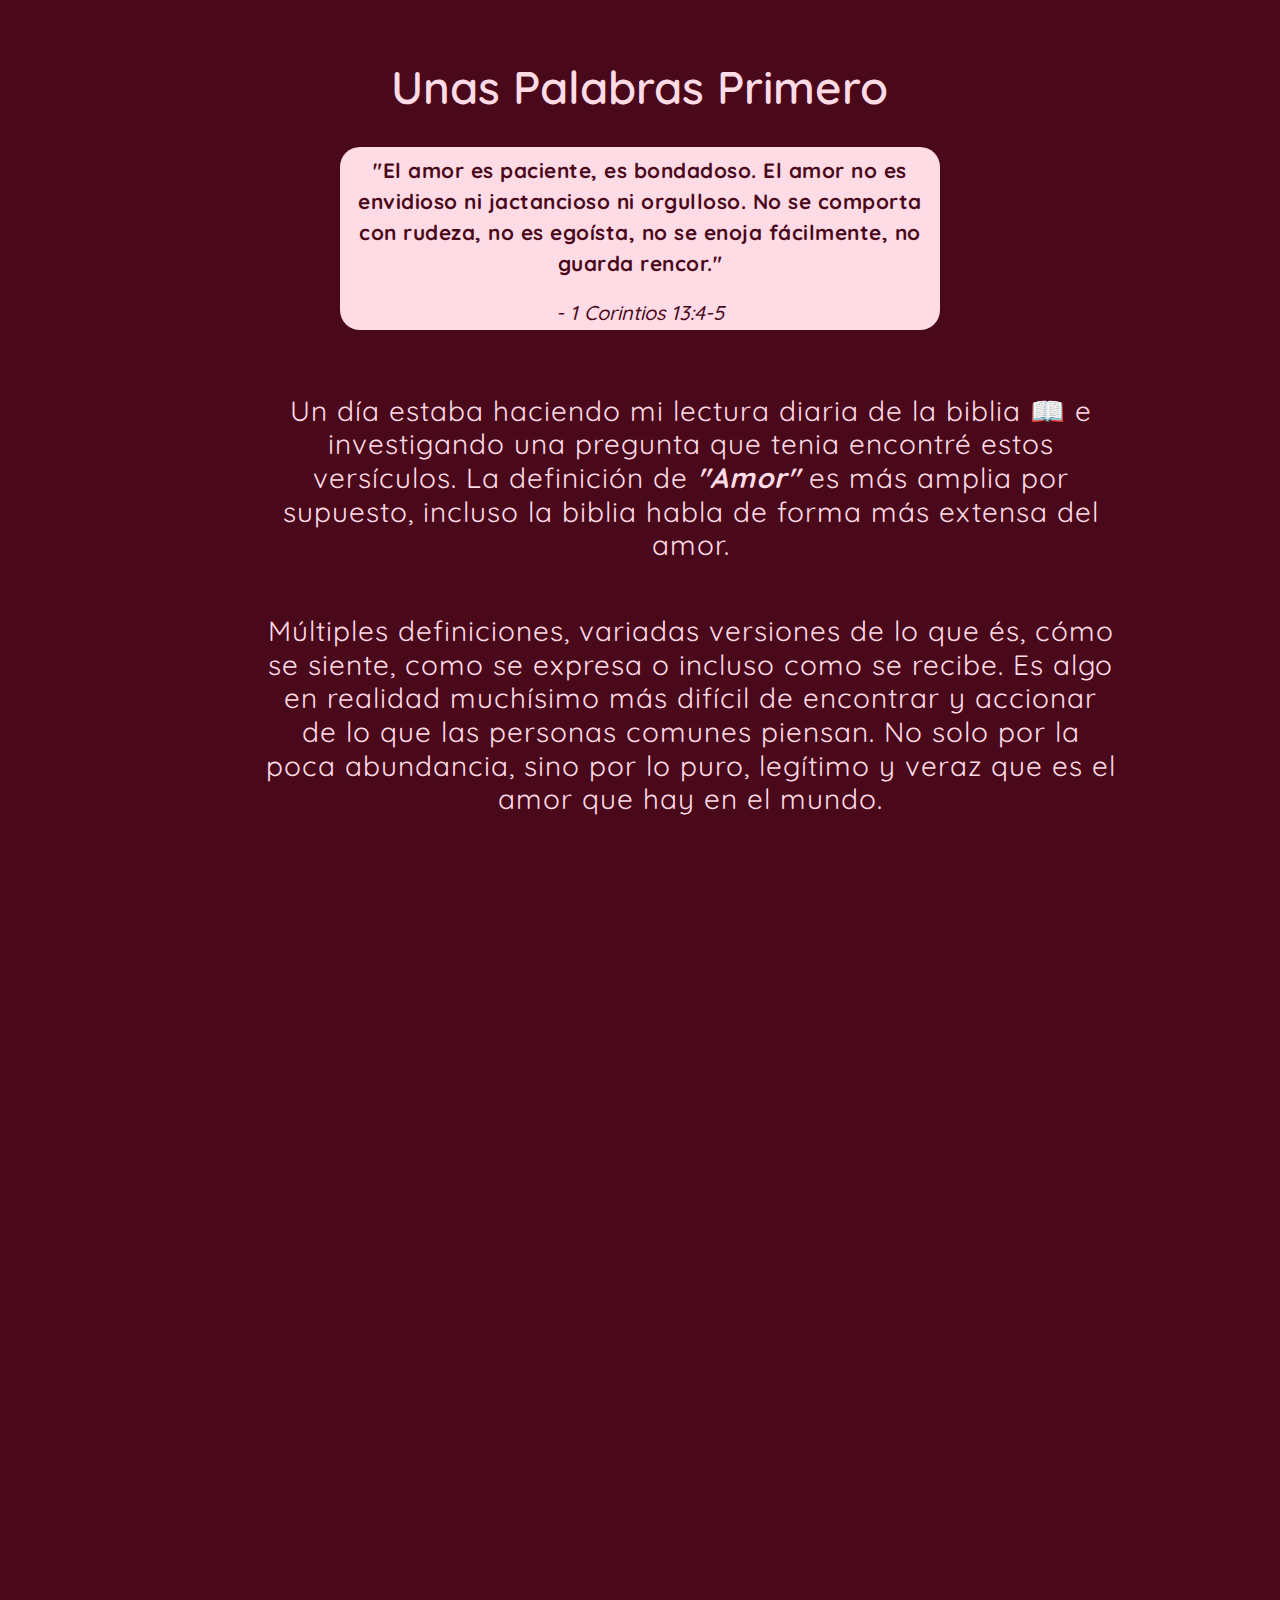
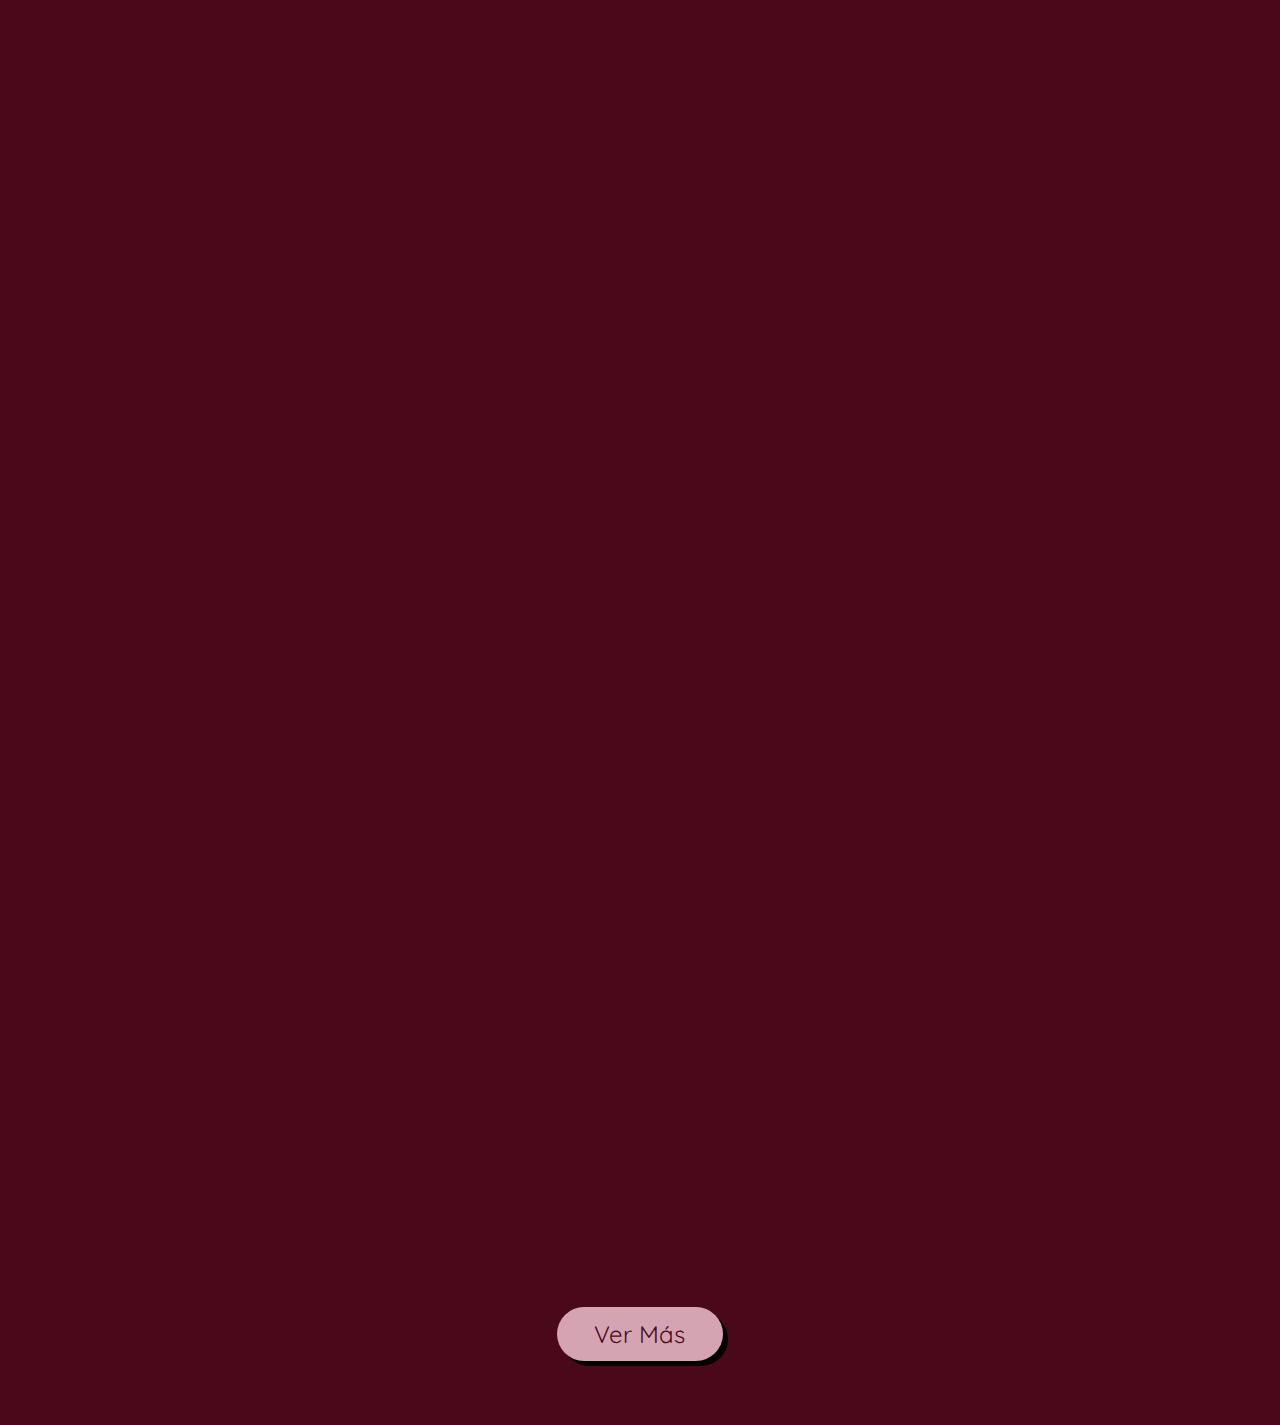
<file: te-amo.html>
<!DOCTYPE html>
<html lang="en">
<head>
    <meta charset="UTF-8">
    <meta name="viewport" content="width=device-width, initial-scale=1.0">
    <link rel="shortcut icon" href="./recursos/media/favicon-heart.svg" type="image/x-icon">
    <title>Eres Lo Mejor Que Me Ha Pasado</title>
    <link rel="stylesheet" href="./recursos/styles/reset.css">
    <link rel="stylesheet" href="./recursos/styles/te-amo-styles.css">
    <script src="./te-amo-js.js" defer></script>
</head>
<body>
    <div class="container">
        <h1>Unas Palabras Primero</h1>
        <blockquote class="quote">
            <p class="quote-text">
                "El amor es paciente, es bondadoso. El amor no es envidioso ni jactancioso ni orgulloso. No se comporta con rudeza, no es egoísta, no se enoja fácilmente, no guarda rencor."
            </p>
            <footer><cite>- 1 Corintios 13:4-5</cite></footer>
        </blockquote>
        <p class="p">Un día estaba haciendo mi lectura diaria de la biblia &#128214; e investigando una pregunta que tenia encontré estos versículos. La definición de <strong>"Amor"</strong> es más amplia por supuesto, incluso la biblia habla de forma más extensa del amor.</p>
        <p class="p">Múltiples definiciones, variadas versiones de lo que és, cómo se siente, como se expresa o incluso como se recibe. Es algo en realidad muchísimo más difícil de encontrar y accionar de lo que las personas comunes piensan. No solo por la poca abundancia, sino por lo puro, legítimo y veraz que es el amor que hay en el mundo.</p>
        <p class="p">Tú Marta, para mí, eres como la explosión de una supernova &#127756;, como el paso del cometa Halley cada 100 años &#127776;... eventos que suceden una vez cada 100 o 500 años. Eres inclusive mucho más improbable que todos esos eventos teniendo en cuenta la inmensa cantidad de factores que nos cambian como seres humanos.</p>
        <p class="p">Tienes un corazón blando &#128147; como la goma pero exigente como un perfeccionista &#129495;, tienes la capacidad de ser frágil pero no débil, tienes el talento de expresar tantísimo amor, que haces que yo toque zonas inhóspitas dentro de mi que me hacen sentir con mucha intensidad. Tu Marta me has llenado y cambiado la vida de formas que yo no sabían que existían.</p>
        <p class="p">Me has cambiado la perspectiva de ver la vida y no con tus palabras únicamente, sino con tu personalidad &#129504; y espíritu &#128591;. Marta, tu eres una mujer para mí nunca antes vista, elegante , mucha clase &#128526;, buen vestir &#128372;, increíblemente atractiva de cara y cuerpo... y esto son los puntos que menos representan tu persona.</p>
        <p class="p">Estos aspectos superficiales quedan enteramente aplastados en comparación con tu <strong>carisma</strong>, <strong>belleza personal</strong>, <strong>pureza</strong>, <strong>integridad</strong>, <strong>dignidad</strong>, <strong>personalidad</strong>, <strong>forma de comunicar</strong> (aunque a veces se te va de madre el enfado jejeje),  <strong>buenas intenciones</strong>, <strong>humildad</strong>, pero sobretodo el <strong>Amor</strong> &#128157; Marta, el amor que se siente al estar a tu lado es ardiente.</p>
        <p class="p">Como dije antes, yo siento que no solo he logrado ver el cometa Halley &#128171;, sino que estoy volando con el. Marta, yo no me siento afortunado, me siento bendecido &#128583; por poder pasar mi vida contigo. No entiendes lo que tu representas en mi vida. Tu das sentido a mi vida, tu das esperanzas a mi corazón &#129505;, tu llenas de motivación mi mente &#129504;, y cuando te veo sonreír y disfrutar es que llenas de amor mi espíritu.</p>
        <p class="p">Me haces ser un mejor hombre día a día, y eso es algo muchísima gente ve, pero si supieran que la persona que me cambió fuiste tú te querrían el triple de lo que ya te aman.</p>
        <p class="p">Marti, ya son 3 añitos, y que quieres que te diga. Te amo con la mayor profundidad que nunca he amado, y es gracias a que me has enseñado a amar. Te amo, te adoro, estos son los primero 3 años de aventuras de por lo menos 60 años más de aventuras, doy gracias a Dios todos los días por brindarme la oportunidad de pasar día a día a tu lado y mi vida, esto no es nanai, pero si no hemos salido de España together aún! Imagínate todo lo que se viene. &#128640;</p>
        <p class="p">Gracias por confiar en mí, tú eres ese único aplauso en el auditorio por ahora, y nunca olvidaré que tu has sido la primera en confiar en mí, en el nombre de Jesús no te defraudaré, moriré en el intento &#128107;&#127996;. Demasiadas gracias Marta, TE AMO!</p>
        <a href="./index.html" class="link">Ver Más</a>
    </div>
</body>
</html>
</file>
<file: recursos/styles/galeria.css>
body {
    background-color: #4A081B;
    padding: 2%;
}

.grid-container {
    display: grid;
    grid-template-columns: repeat(3, 1fr);
    grid-template-rows: repeat(20, 1fr);
    row-gap: 2%;
    column-gap: 2%;
    width: 100%;
    height: auto;
    place-items: center;
}

.img-container {
    border-radius: 50px;
    opacity: 0;
    transform: translateY(10px);
    transition: all 150ms ease;
}

.up {
    opacity: 1;
    transform: translateY(0);
}

.img-container img {
    max-width: 100%;
    height: auto;
    border-radius: 50px;
}

@media only screen and (max-width: 768px){
    body {
        padding: 1%;
    }

    .grid-container {
        grid-template-columns: repeat(2, 1fr);
        grid-template-rows: repeat(30, 1fr);
        column-gap: .5%;
    }
}
</file>
<file: recursos/styles/hola-marta-styles.css>
@import url('https://fonts.googleapis.com/css2?family=Quicksand:wght@300..700&display=swap');

* {
    font-family: Quicksand, sans-serif;
    box-sizing: border-box;
}

/* Universal */

html {
    font-size: 16px;
}

/* Container */

.container {
    display: flex;
    flex-flow: column nowrap;
    justify-content: center;
    align-content: center;
    text-align: center;
    height: 100vh;
    width: 100%;
    background: linear-gradient(180deg, #FFDBE5, #AA677A);
    color: #4A081B;
}

.sub-title {
    font-size: 1.85rem;
    font-weight: 400;
    margin-bottom: 2%;
    transition: 150ms linear;
}

.emoji {
    font-size: 2rem;
    transition: 150ms linear;
}

.emoji:hover {
    font-size: 2.5rem;
}

.sub-title:hover {
    font-size: 2.1rem;
    color: #AA677A;
}

.title {
    font-size: 4rem;
    font-weight: 600;
    margin-bottom: 3%;
    transition: 150ms linear;
}

.title:hover {
    font-size: 4.3rem;
    color: #AA677A;
}

.link {
    text-decoration: none;
    font-size: 1.5rem;
    padding: 1% 5%;
    width: fit-content;
    margin: 0 auto;
    color: #D5A4B2;
    border: none;
    border-radius: 50px;
    background: #4A081B;
    box-shadow: 5px 5px 0px black;
    transition: all 150ms ease;
}

.link:hover {
    background-color: #D5A4B2;
    color: #4A081B;
    border: 2px solid #4A081B;
}

.link:active {
    transform: translateY(5px);
    box-shadow: none;
}

/* Hearts style */

.hearts {
    font-size: 23px;
    font-weight: bold;
    position: fixed;
    top: -1vh;
    left: 0;
    animation: fall 1s ease-in infinite;
}

@keyframes fall {
    to {
        transform: translateY(150vh);
    }
    
}

@media only screen and (max-width: 768px) {
    .sub-title {
        font-size: 1.5rem;
        margin-bottom: 8%;
    }

    .title {
        font-size: 3.5rem;
        margin-bottom: 15%;
    }

    .link {
        font-size: 1.25rem;
        width: 50%;
        line-height: 1.2;
    }
}
</file>
<file: recursos/styles/te-amo-styles.css>
@import url("https://fonts.googleapis.com/css2?family=Quicksand:wght@300..700&display=swap");

/* Universal */

html {
	font-size: 16px;
	font-family: Quicksand, sans-serif;
}

body {
	background-color: #4a081b;
	padding: 5%;
	color: #ffdbe5;
}

strong {
	font-weight: bold;
	font-style: italic;
}

/* Container styles */

.container {
	display: flex;
	flex-direction: column;
	justify-content: flex-start;
	align-content: center;
	text-align: center;
	width: 65%;
	margin: 0 auto;
	height: auto;
}

.container h1 {
	font-size: 2.85rem;
	font-weight: 600;
	margin-bottom: 5%;
}

.quote {
	background-color: #ffdbe5;
	width: fit-content;
	padding: 1%;
	margin: 0 auto 5% auto;
	border-radius: 20px;
}

.quote-text {
	font-size: 1.3rem;
	max-width: 45ch;
	margin: 0 auto;
	margin-bottom: 4%;
	color: #4a081b;
	line-height: 1.5;
	letter-spacing: 0.5px;
	font-weight: bold;
	opacity: 1;
	transform: translateX(0);
}

.quote cite {
	color: #4a081b;
	font-size: 1.25rem;
	font-weight: 500;
	font-style: italic;
}

.p {
	font-size: 1.75rem;
	width: 50ch;
	margin: 3.5% auto;
	line-height: 1.2;
	letter-spacing: 1px;
	opacity: 0;
	transform: translateX(25px);
	transition: all 150ms ease;
}

.up {
	opacity: 1;
	transform: translateX(0);
}

.link {
	text-decoration: none;
	font-size: 1.5rem;
	padding: 2% 5%;
	width: fit-content;
	margin: 0 auto;
	color: #4a081b;
	border: none;
	border-radius: 50px;
	background: #d5a4b2;
	box-shadow: 5px 5px 0px black;
	transition: all 150ms ease;
}

.link:hover {
	background-color: #4a081b9f;
	color: #d5a4b2;
	border: 2px solid #d5a4b2;
}

.link:active {
	transform: translateY(5px);
	box-shadow: none;
}

@media only screen and (max-width: 768px) {
	body {
		padding: 15% 5%;
	}

	.container {
		width: 95%;
	}

	.container h1 {
		font-size: 2rem;
		margin-bottom: 15%;
	}

    .quote {
        padding: 5%;
        margin: 0 auto 10% auto;
    }

    .quote-text {
        font-size: 1.125rem;
        max-width: 35ch;
        margin-bottom: 6%;
    }

    .p {
        font-size: 1.25rem;
        width: 100%;
        margin: 5% auto;
    }

    .link {
        margin: 10% auto;
        font-size: 1.25rem;
        padding: 5% 7%;
    }
}
</file>
